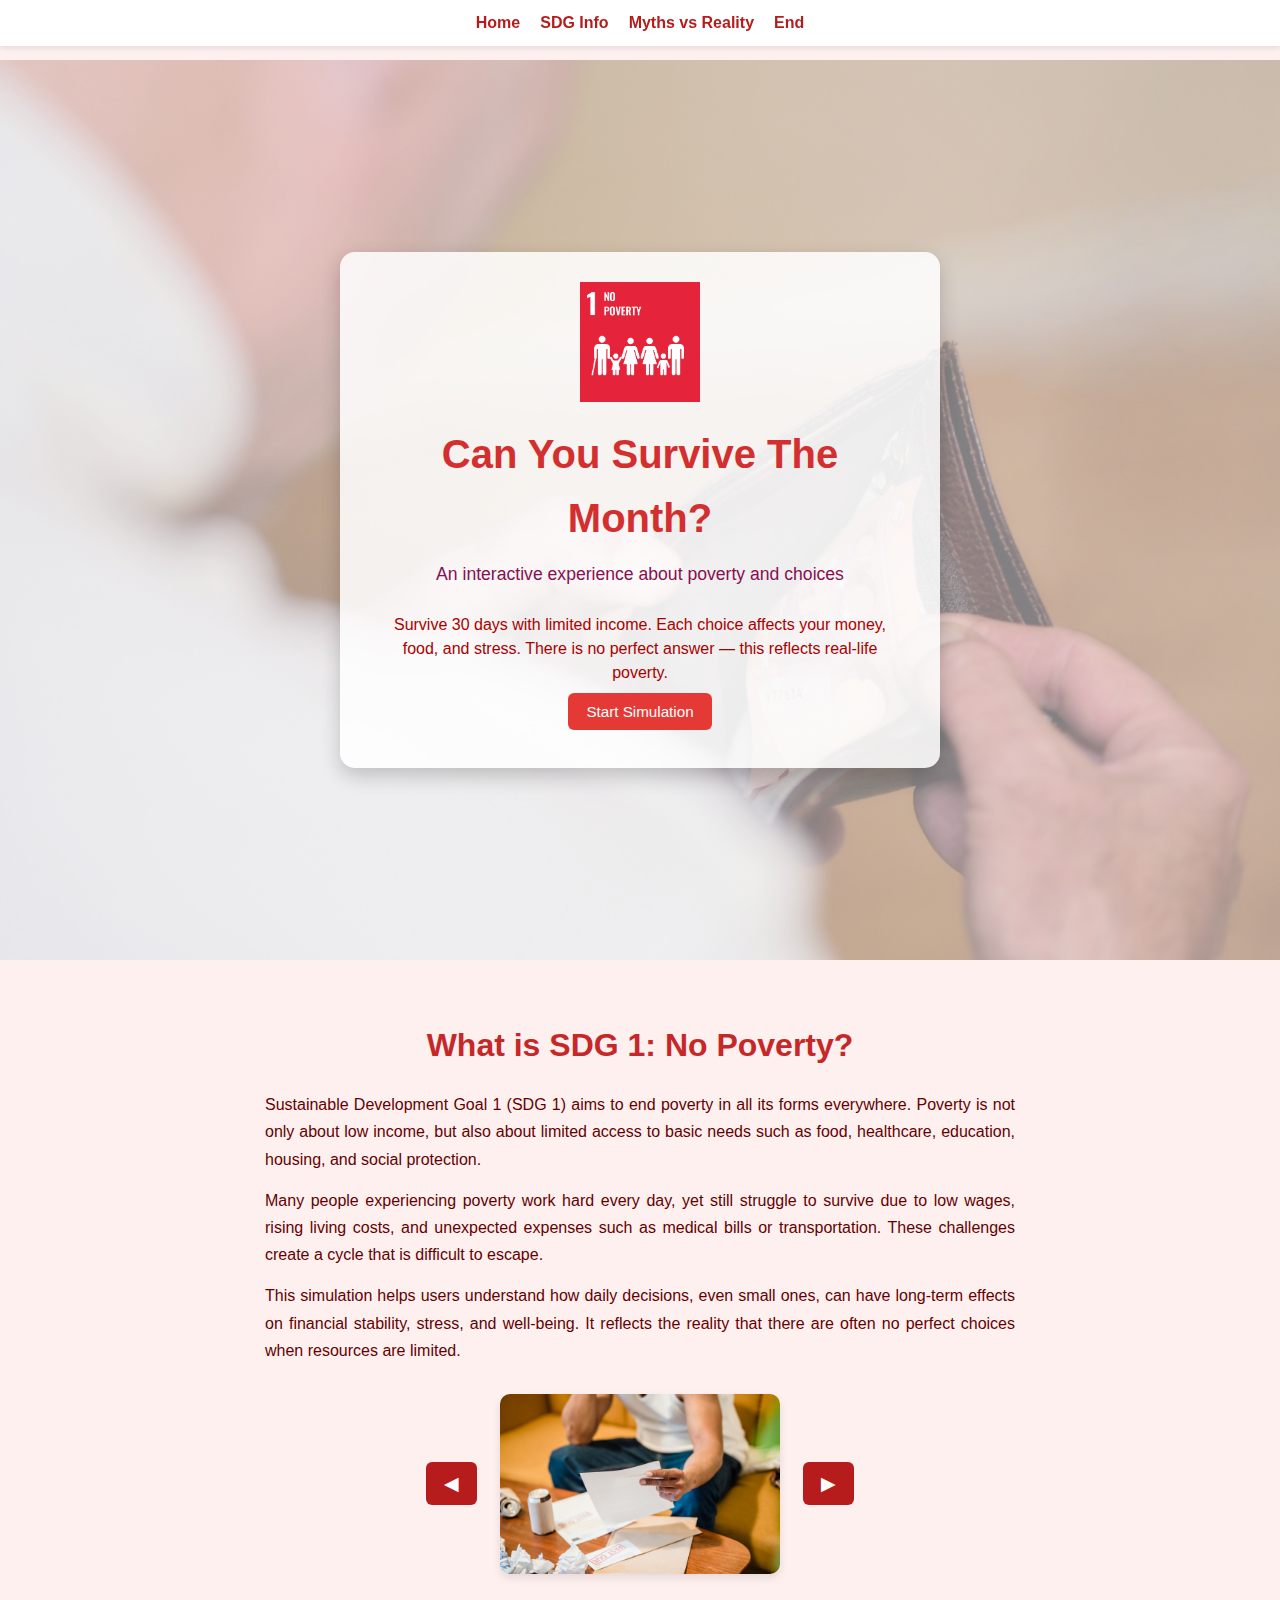
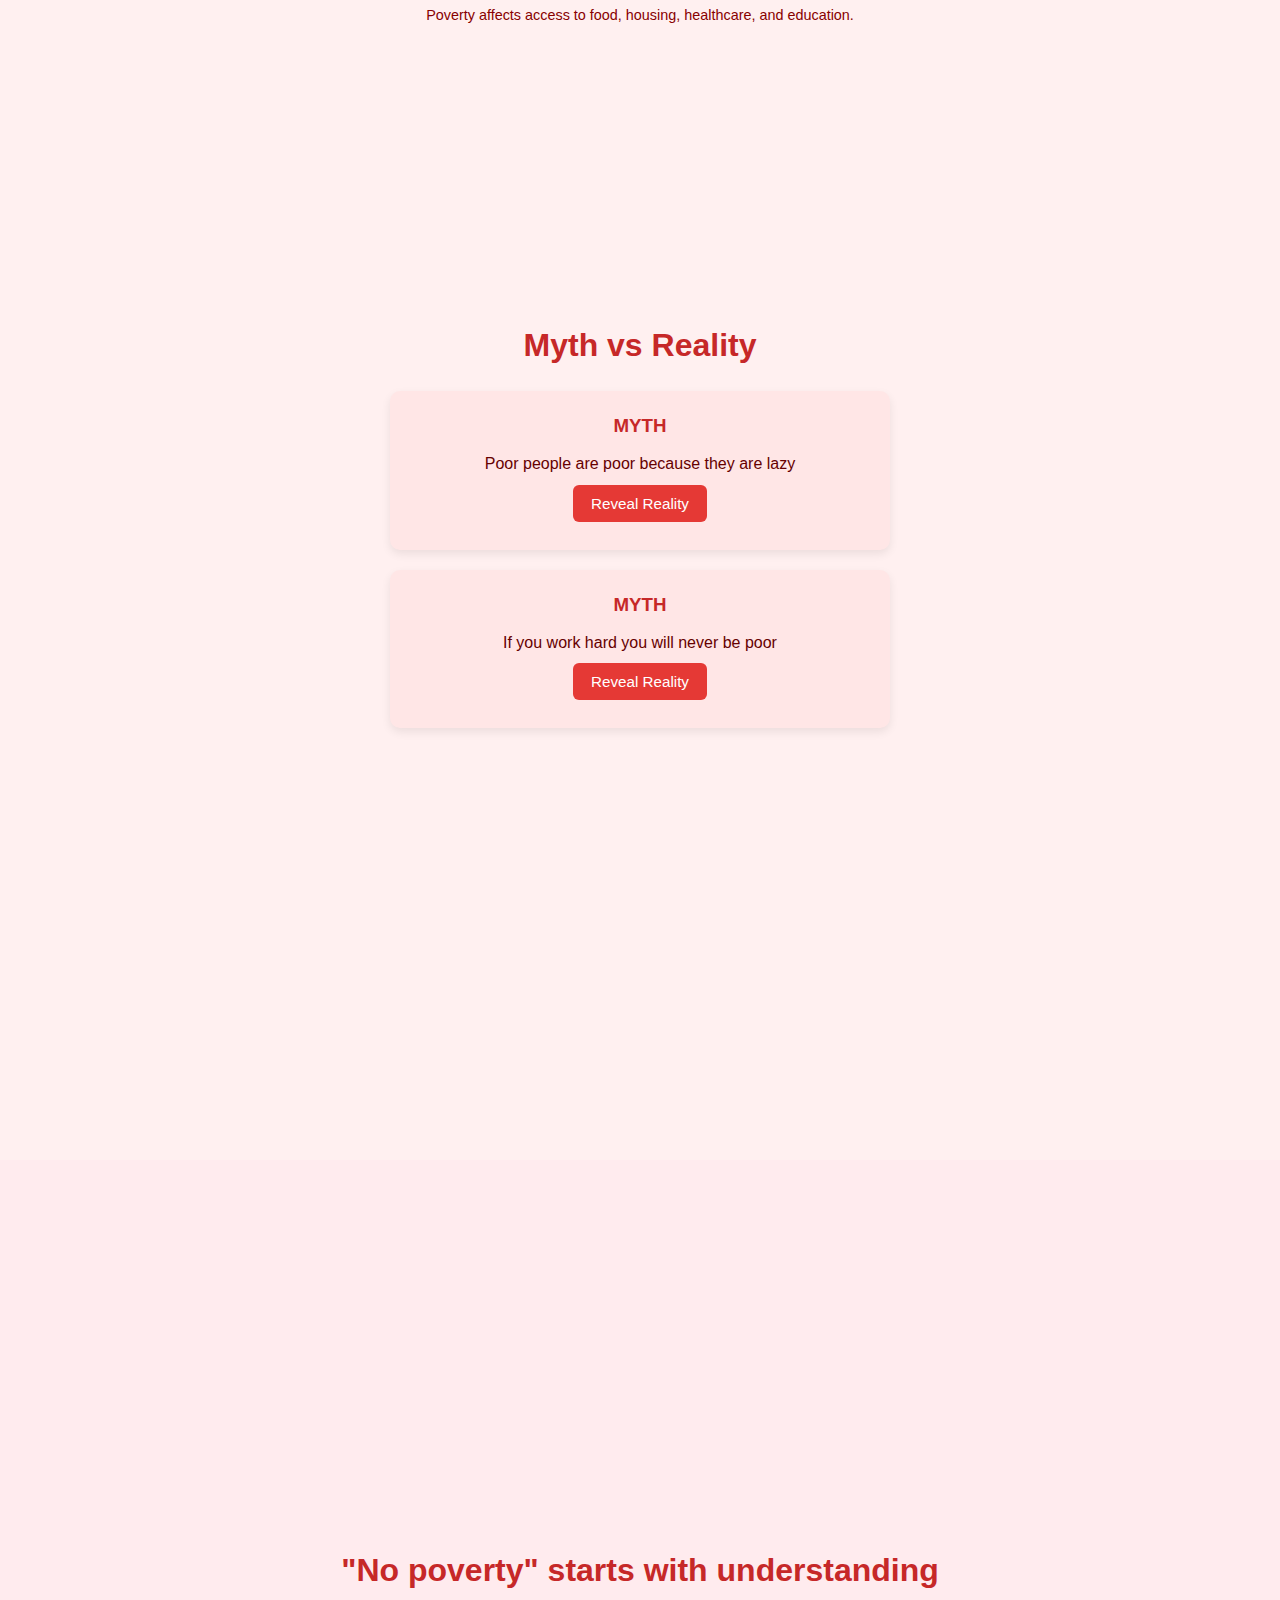
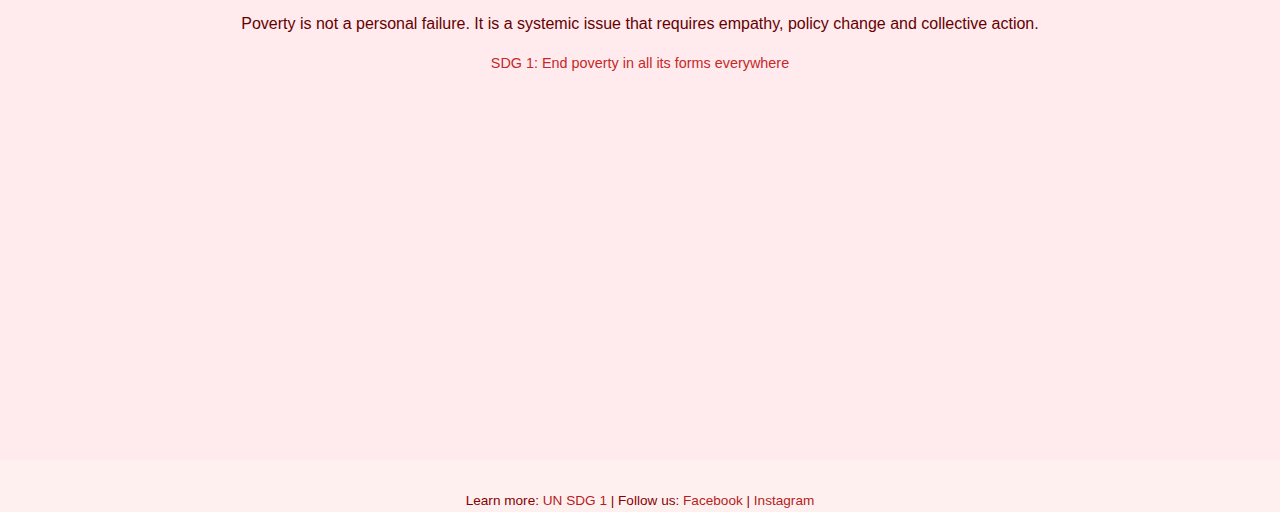
<file: index.html>
<!DOCTYPE html>
<html lang="en">
<head>
<meta charset="UTF-8">
<meta name="viewport" content="width=device-width, initial-scale=1.0">
<title>SDG 1 - No Poverty</title>
<link rel="stylesheet" href="styles.css">
</head>
<body>

  <!-- Add this at the top inside <body> -->
<nav id="navbar">
  <ul>
    <li><a href="#landing">Home</a></li>
    <li><a href="#sdg-info">SDG Info</a></li>
    <li><a href="#myths">Myths vs Reality</a></li>
    <li><a href="#end">End</a></li>
  </ul>
</nav>

<!-- Landing Page -->
<section id="landing" class="section">
  <div class="landing-content">
    <img src="images/sdg1-logo.png" alt="SDG 1 Logo" id="sdgLogo">
    <h1>Can You Survive The Month?</h1>
    <p class="subtitle">An interactive experience about poverty and choices</p>
    <p class="how-to-play">
      Survive 30 days with limited income. Each choice affects your money, food, and stress.
      There is no perfect answer — this reflects real-life poverty.
    </p>
    <button id="startBtn">Start Simulation</button>
  </div>
</section>

<!-- SDG Info Section -->
<section id="sdg-info" class="section">
  <h2>What is SDG 1: No Poverty?</h2>
  <div class="sdg-text">
    <p>
      Sustainable Development Goal 1 (SDG 1) aims to end poverty in all its forms everywhere.
      Poverty is not only about low income, but also about limited access to basic needs
      such as food, healthcare, education, housing, and social protection.
    </p>
    <p>
      Many people experiencing poverty work hard every day, yet still struggle to survive
      due to low wages, rising living costs, and unexpected expenses such as medical bills
      or transportation. These challenges create a cycle that is difficult to escape.
    </p>
    <p>
      This simulation helps users understand how daily decisions, even small ones,
      can have long-term effects on financial stability, stress, and well-being.
      It reflects the reality that there are often no perfect choices when resources are limited.
    </p>
  </div>

  <!-- Carousel -->
  <div id="carousel">
    <button id="prevBtn">◀</button>
    <img id="carouselImage" src="images/poverty1.jpg" alt="Poverty reality">
    <button id="nextBtn">▶</button>
  </div>
  <p id="carouselCaption">Poverty affects access to food, housing, healthcare, and education.</p>
</section>

<!-- Myth vs Reality Section -->
<section id="myths" class="section">
  <h2>Myth vs Reality</h2>
  
  <div class="myth card">
    <h3>MYTH</h3>
    <p>Poor people are poor because they are lazy</p>
    <button class="reveal">Reveal Reality</button>
    <p class="reality hidden">
      REALITY: Many people in poverty work long hours but earn wages that are not enough to cover basic needs.
    </p>
  </div>
  
  <div class="myth card">
    <h3>MYTH</h3>
    <p>If you work hard you will never be poor</p>
    <button class="reveal">Reveal Reality</button>
    <p class="reality hidden">
      REALITY: Low wages, rising costs and lack of support systems keep many hardworking people in poverty.
    </p>
  </div>
</section>

<!-- End Section -->
<section id="end" class="section">
  <h2>"No poverty" starts with understanding</h2>
  <p>Poverty is not a personal failure. It is a systemic issue that requires empathy, policy change and collective action.</p>
  <p class="sdg-note">SDG 1: End poverty in all its forms everywhere</p>
</section>

<footer>
  <p>Learn more: <a href="https://sdgs.un.org/goals/goal1" target="_blank">UN SDG 1</a> |   
     Follow us: <a href="#">Facebook</a> | <a href="#">Instagram</a>
  </p>
</footer>

<script src="https://code.jquery.com/jquery-3.6.0.min.js"></script>
<script src="script.js"></script>
</body>
</html>
</file>
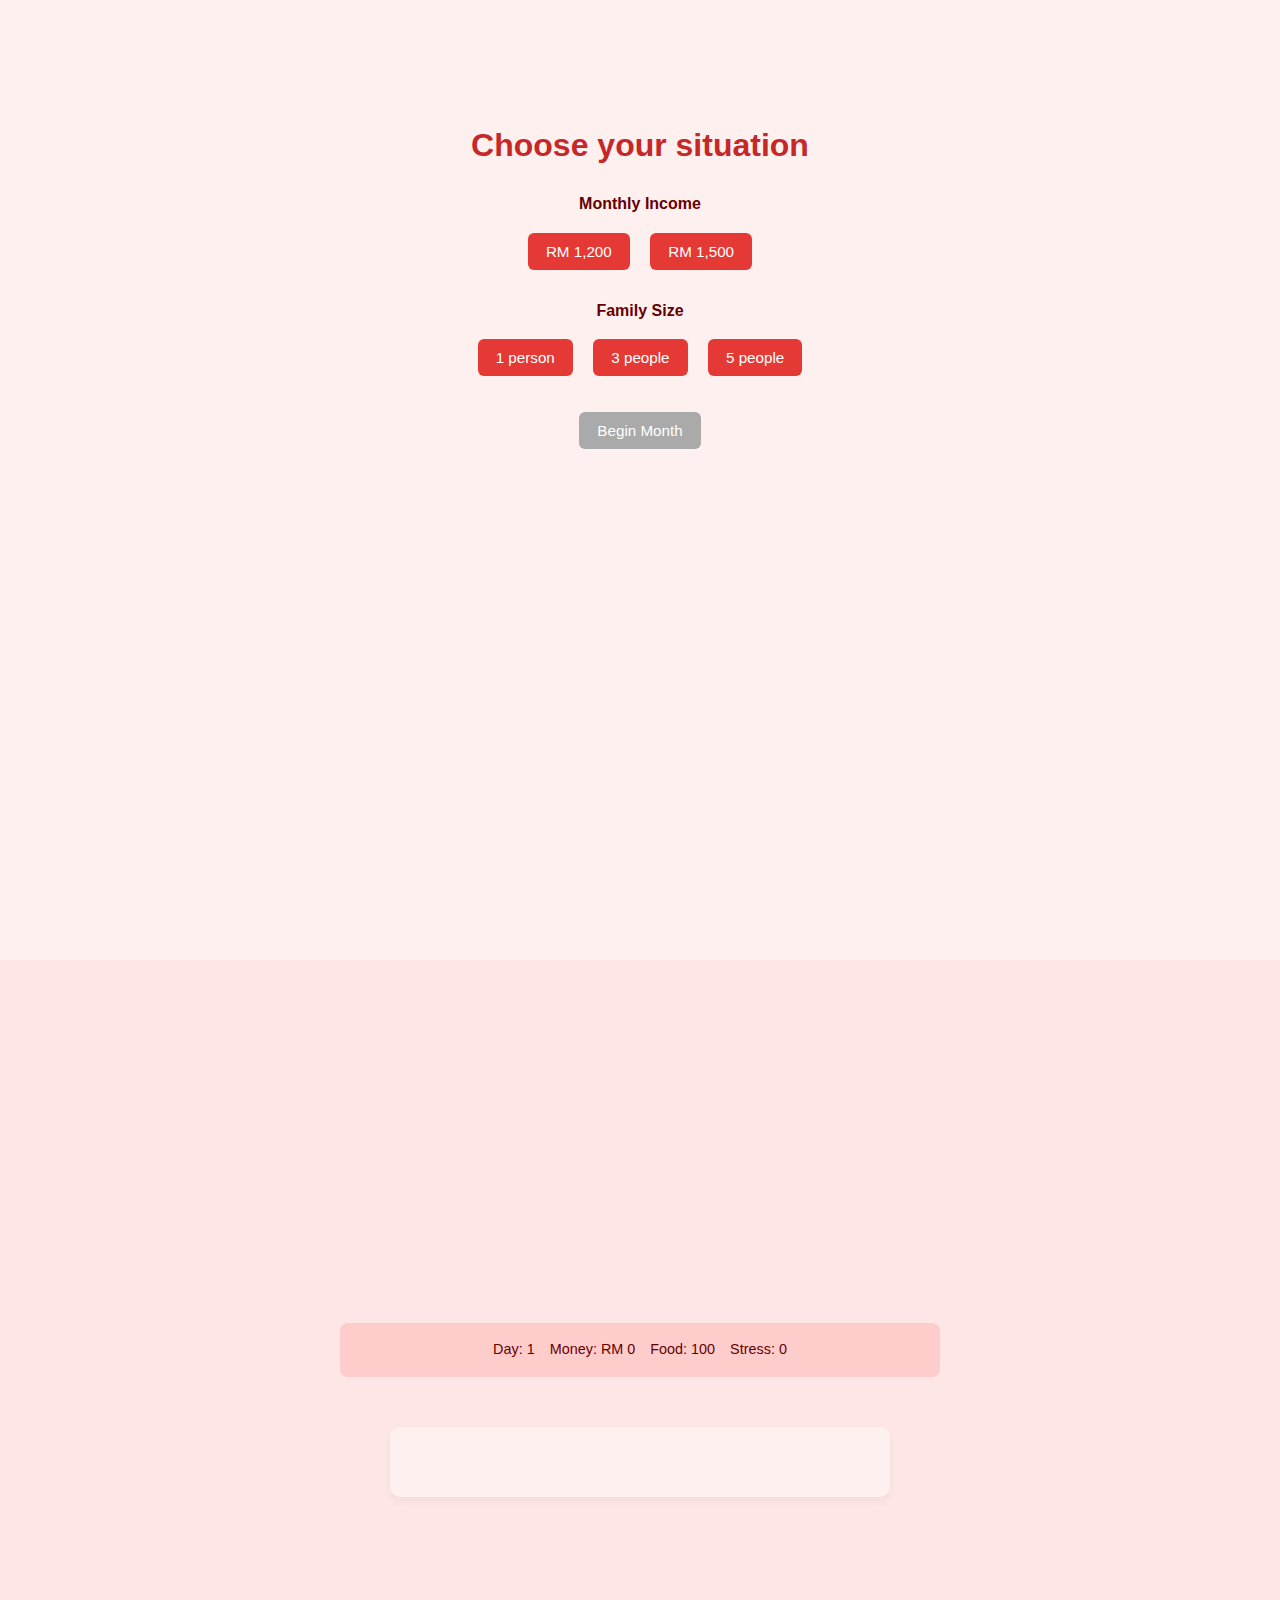
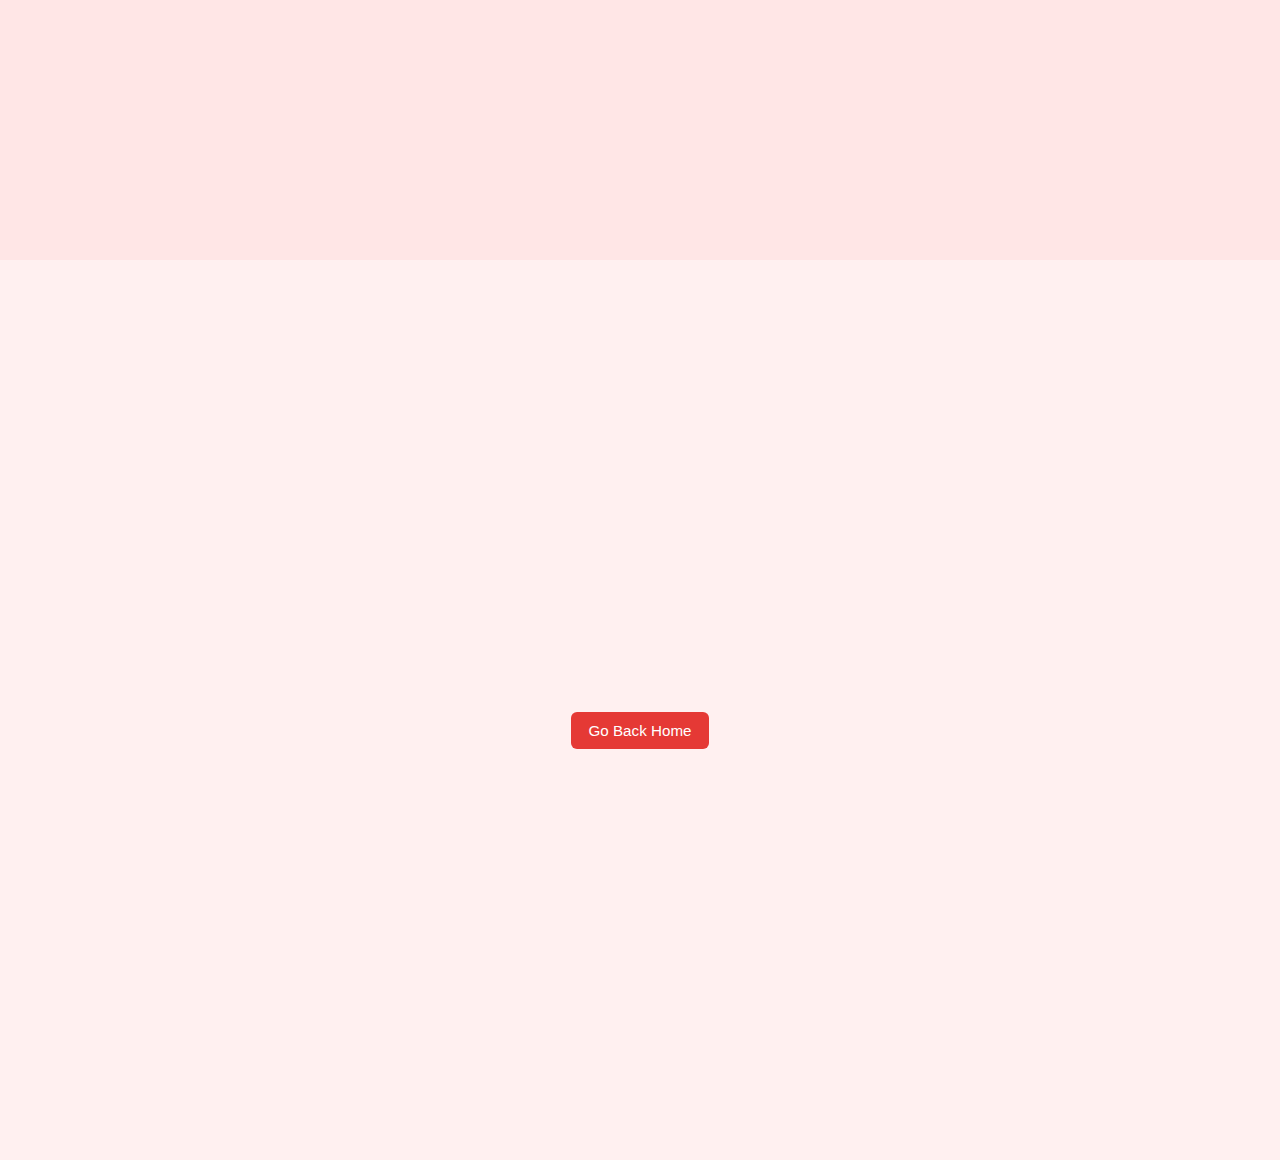
<file: simulation.html>
<!DOCTYPE html>
<html lang="en">
<head>
<meta charset="UTF-8">
<meta name="viewport" content="width=device-width, initial-scale=1.0">
<title>Simulation - SDG 1</title>
<link rel="stylesheet" href="styles.css">
</head>
<body>

<section id="setup" class="section">
  <h2>Choose your situation</h2>
  <div class="option-group">
    <p>Monthly Income</p>
    <button class="income" data-income="1200">RM 1,200</button>
    <button class="income" data-income="1500">RM 1,500</button>
  </div>
  <div class="option-group">
    <p>Family Size</p>
    <button class="family" data-family="1">1 person</button>
    <button class="family" data-family="3">3 people</button>
    <button class="family" data-family="5">5 people</button>
  </div>
  <button id="beginSim" disabled>Begin Month</button>
</section>

<section id="simulation" class="section">

  <div id="status-bar">
    <div>Day: <span id="day">1</span></div>
    <div>Money: RM <span id="money">0</span></div>
    <div>Food: <span id="food">100</span></div>
    <div>Stress: <span id="stress">0</span></div>
  </div>

  <div id="event-box">
    <h3 id="event-title"></h3>
    <p id="event-text"></p>
    <div id="choices"></div>
  </div>

</section>
<section id="outcome" class="section">
  <h2 id="outcome-title"></h2>
  <p id="outcome-text"></p>
  <button id="backHomeBtn">Go Back Home</button>
</section>

<script src="https://code.jquery.com/jquery-3.6.0.min.js"></script>
<script src="script.js"></script>
</body>
</html>
</file>
<file: styles.css>
/* =========================
   RESET & BASE
========================= */
* {
  margin: 0;
  padding: 0;
  box-sizing: border-box;
}

body {
  font-family: Arial, Helvetica, sans-serif;
  background: #fff0f0;
  color: #660000;
  line-height: 1.6;
  text-align: center;
}

/* =========================
   SECTION BASE
========================= */
.section {
  
  padding: 60px 20px;
  position: relative;
  min-height: 100vh;
}

.section>*{
  position: relative;
  z-index: 2;  
} 

.hidden {
  display: none;
}

/* =========================
   SDG LOGO
========================= */
#sdgLogo {
  width: 120px;
  height: auto;
  display: block;
  margin: 0 auto 20px;
  opacity: 1; /* make fully visible */
  transform: translateY(0);
  z-index: 2;
}

#landing.show-logo #sdgLogo {
  opacity: 1;
  transform: translateY(0);
}

/* Landing background with overlay */
#landing {
  position: relative;
  min-height: 100vh;
  display: flex;
  justify-content: center;
  align-items: center;
  padding: 40px 20px;
  
  /* Background image */
  background-image: url('images/landing-bg.jpg');
  background-position: center;
  background-size: cover;
  background-repeat: no-repeat;
}

/* Overlay for readability */
#landing::before {
  content: "";
  position: absolute;
  inset: 0;
  background-color: rgba(255, 255, 255, 0.5); 
  z-index: 0;
  pointer-events: none; /*key fix*/
}

/* Text box */
.landing-content {
  position: relative;
  z-index: 1;
  background-color: rgba(255, 255, 255, 0.85);
  padding: 30px 25px;
  border-radius: 15px;
  max-width: 600px;
  width: 90%;
  box-shadow: 0 8px 20px rgba(0, 0, 0, 0.2);
  text-align: center;
}

/* =========================
   TYPOGRAPHY
========================= */
.landing-content p.how-to-play {
  max-width: 500px;        
  margin: 20px auto 0;     
  text-align: center;      
  line-height: 1.5;        
  font-size: 1rem;         
}

h1 {
  font-size: 2.5rem;
  margin-bottom: 10px;
  color: #d32f2f;
}

h2 {
  font-size: 2rem;
  margin-bottom: 15px;
  color: #c62828;
}

h3 {
  margin-bottom: 10px;
  color: #b71c1c;
}

.subtitle {
  margin-bottom: 25px;
  font-size: 1.1rem;
  color: #880e4f;
}

.how-to-play {
  margin-top: 20px;
  max-width: 500px;
  font-size: 0.95rem;
  color: #aa0000;
}

/* =========================
   SDG EXPLANATION TEXT
========================= */
#sdg-info .sdg-text {
  max-width: 750px;
  margin: 20px auto;
}

#sdg-info .sdg-text p {
  text-align: justify;
  text-justify: inter-word;
  line-height: 1.7;
  margin-bottom: 14px;
}

/* =========================
   BUTTONS
========================= */
button {
  padding: 10px 18px;
  margin: 8px;
  border: none;
  border-radius: 6px;
  cursor: pointer;
  background: #e53935;
  color: white;
  font-size: 0.95rem;
  transition: background 0.2s ease, transform 0.1s ease;
  pointer-events: auto;
  z-index: 5;
}

button:hover {
  background: #b71c1c;
  transform: translateY(-1px);
}

button:disabled {
  background: #aaa;
  cursor: not-allowed;
}

/* =========================
   OPTION GROUPS
========================= */
.option-group {
  margin: 20px 0;
}

.option-group p {
  margin-bottom: 8px;
  font-weight: bold;
}

/* =========================
   SIMULATION
========================= */
#simulation {
  background: #ffe6e6;
  flex-direction: column;
  display: flex;
  align-items: center;
  justify-content: center;
  text-align: center;
}

.rules-note {
  font-size: 0.85rem;
  color: #880000;
  margin-bottom: 20px;
}

#status-bar {
  display: flex;
  gap: 15px;
  flex-wrap: wrap;
  justify-content: center;
  margin-bottom: 30px;
  background: #ffcccc;
  padding: 15px;
  border-radius: 8px;
  width: 100%;
  max-width: 600px;
}

#status-bar div {
  font-size: 0.9rem;
}

#event-box {
  background: #fff0f0;
  padding: 25px;
  border-radius: 10px;
  max-width: 500px;
  width: 100%;
  box-shadow: 0 4px 10px rgba(0, 0, 0, 0.05);
  margin-top: 20px;
}

#choices {
  margin-top: 20px;
}

.choice-feedback {
  display: none;
  margin-top: 10px;
  color: #b71c1c;
  font-size: 0.9rem;
}

/* =========================
   PROGRESS BARS
========================= */
.progress {
  background: #ffcdd2;
  width: 100%;
  height: 12px;
  border-radius: 6px;
  margin-top: 4px;
}

.progress-fill {
  height: 100%;
  width: 0;
  background: #b71c1c;
  border-radius: 6px;
  transition: width 0.3s ease;
}

/* =========================
   MYTH CARDS
========================= */
.card {
  background: #ffe6e6;
  padding: 20px;
  margin: 20px auto;
  border-radius: 10px;
  max-width: 500px;
  width: 100%;
  box-shadow: 0 4px 10px rgba(0, 0, 0, 0.08);
  text-align: center;
}

.myth h3 {
  color: #c62828;
}

.reality {
  margin-top: 10px;
  color: #b71c1c;
  font-size: 0.95rem;
}

/* =========================
   OUTCOME SECTION CENTERED
========================= */
#outcome {
  min-height: 100vh;
  display: flex;
  flex-direction: column;
  justify-content: center;
  align-items: center;
  text-align: center;
  padding: 40px 20px;
}

#outcome h2 {
  margin-bottom: 15px;
}

#outcome p {
  max-width: 500px;
  margin-bottom: 25px;
  line-height: 1.6;
}

/* =========================
   END SECTION
========================= */
#end {
  background: #ffebee;
  min-height: 100vh;
  display: flex;
  flex-direction: column;
  justify-content: center;   
  align-items: center;       
  text-align: center;
  padding: 40px 20px;
}

.sdg-note {
  margin-top: 15px;
  font-size: 0.9rem;
  color: #c62828;
}

/* =========================
   CAROUSEL
========================= */
#carousel {
  display: flex;
  align-items: center;
  justify-content: center;
  gap: 15px;
  margin: 30px 0;
}

#carousel img {
  width: 280px;
  height: 180px;
  object-fit: cover;
  border-radius: 10px;
  box-shadow: 0 4px 8px rgba(0, 0, 0, 0.1);
}

#carousel button {
  background: #b71c1c;
  color: white;
  font-size: 1.2rem;
}

#carouselCaption {
  max-width: 500px;
  font-size: 0.9rem;
  color: #880000;
  margin: 12px auto 0;
}

/* =========================
   FOOTER
========================= */
footer {
  text-align: center;
  font-size: 0.85rem;
  color: #880000;
  margin-top: 30px;
}

footer a {
  color: #b71c1c;
  text-decoration: none;
}

footer a:hover {
  text-decoration: underline;
}

/* =========================
   RESPONSIVE
========================= */
@media (max-width: 600px) {
  h1 {
    font-size: 2rem;
  }

  h2 {
    font-size: 1.6rem;
  }

  #status-bar {
    flex-direction: column;
    align-items: center;
  }

  #carousel img {
    width: 90%;
    height: auto;
  }
}

/* =========================
   NAVIGATION BAR
========================= */
#navbar {
  position: fixed;
  top: 0;
  width: 100%;
  background-color: rgba(255, 255, 255, 0.95);
  box-shadow: 0 2px 6px rgba(0,0,0,0.1);
  z-index: 10;
}

#navbar ul {
  list-style: none;
  display: flex;
  justify-content: center;
  padding: 10px 0;
  gap: 20px;
  margin: 0;
}

#navbar a {
  text-decoration: none;
  color: #b71c1c;
  font-weight: bold;
  transition: color 0.3s ease;
}

#navbar a:hover {
  color: #880000;
}


body {
  padding-top: 60px;
}

/* Responsive Navbar */
@media (max-width: 600px) {
  #navbar ul {
    flex-direction: column;
    gap: 10px;
    padding: 10px 0;
  }
}

.hidden { display: none; }

#navbar {
  position: fixed;
  top: 0;
  width: 100%;
  background-color: rgba(255,255,255,0.95);
  z-index: 10;
}

body { padding-top: 60px; } 

html {
  scroll-behavior: smooth;
}
</file>
